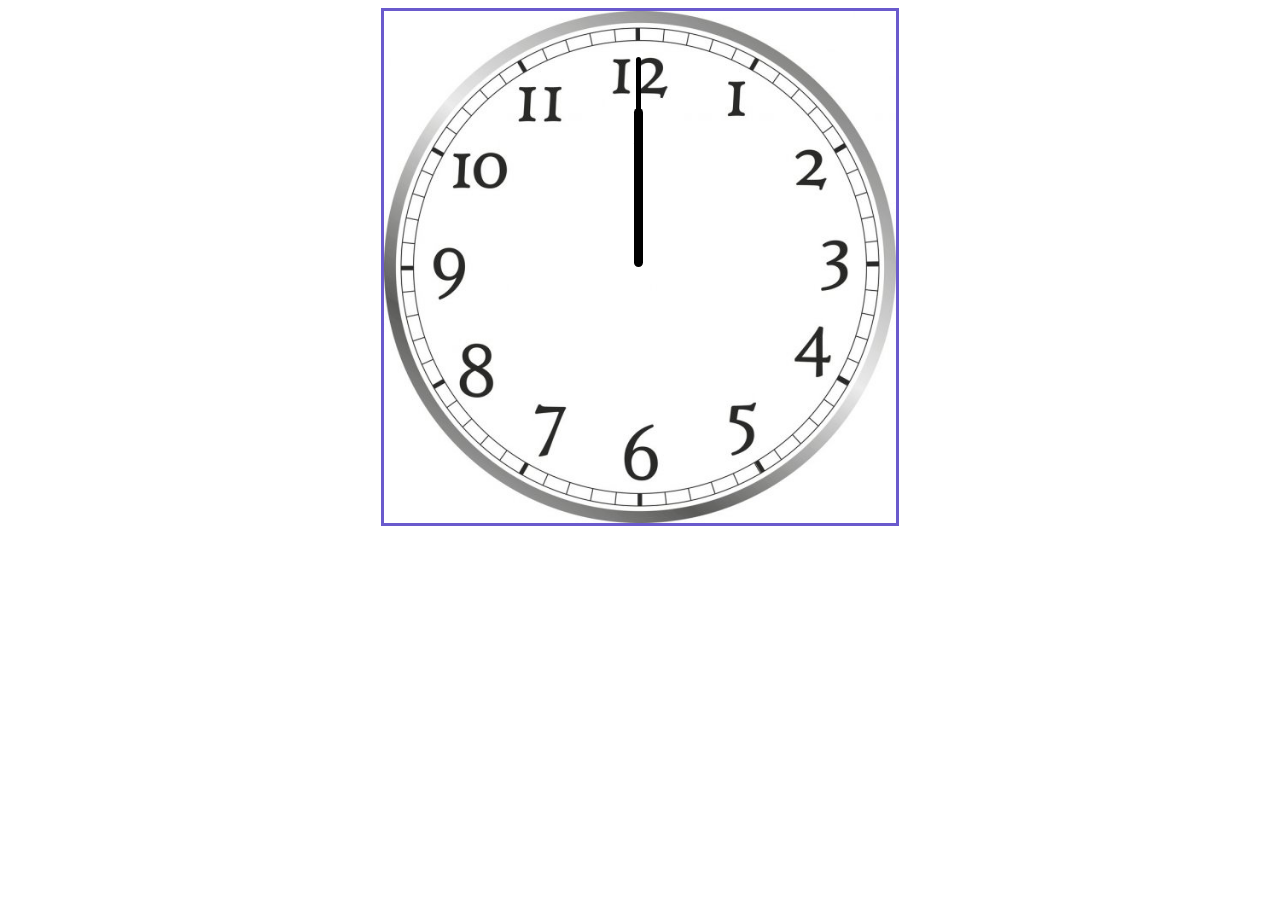
<file: clock/index.html>
<!DOCTYPE html>
<html lang="en">
<head>
    <meta charset="UTF-8">
    <meta http-equiv="X-UA-Compatible" content="IE=edge">
    <meta name="viewport" content="width=device-width, initial-scale=1.0">
    <title>Realtime Clock</title>
    <link rel="stylesheet" href="index.css">
    <script src="index.js"></script>
</head>
<body>
    <div id="clock">
        <div id="hour"></div>
        <div id="minute"></div>
        <div id="second"></div>
    </div>
    
</body>
</html>
</file>
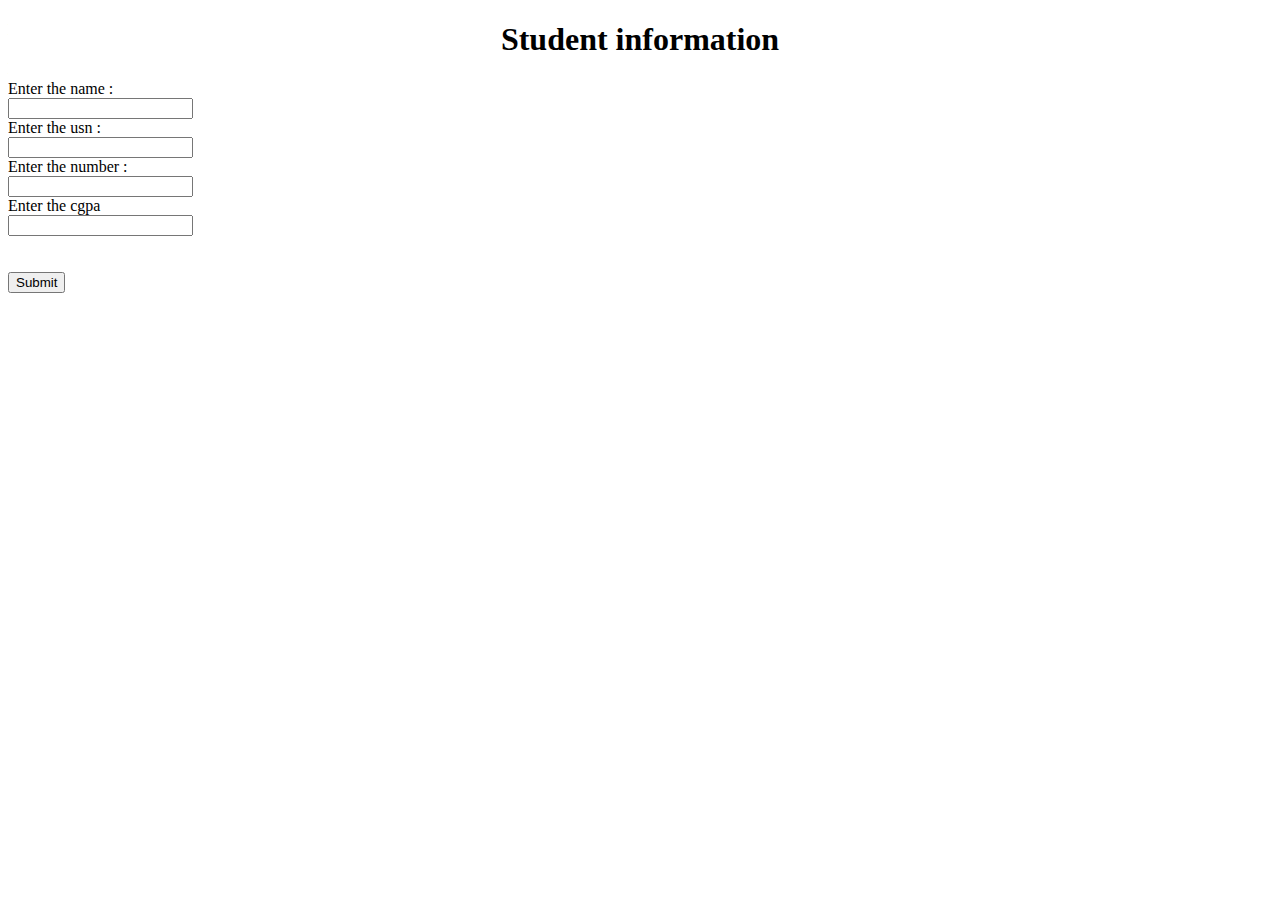
<file: WtLab/index.html>
<!DOCTYPE html>
<html lang="en">
<head>
    <title>Student Database</title>
</head>
<body>
    <h1></h1>
        <label for="name">Enter the name : </label></br>
        <input type="text" id="name"></br>
        <label for="usn">Enter the usn : </label></br>
        <input type="text" id="usn"></br>
        <label for="number">Enter the number : </label></br>
        <input type="text" id="number"></br>
        <label for="cgpa">Enter the cgpa</label></br>
        <input type="text" id="cgpa"></br>
        <br><br>
        <input type="button" value="Submit" onclick="func()">
        <p id="dis"></p>
    <script src="index.js"></script>
</body>
</html>
</file>
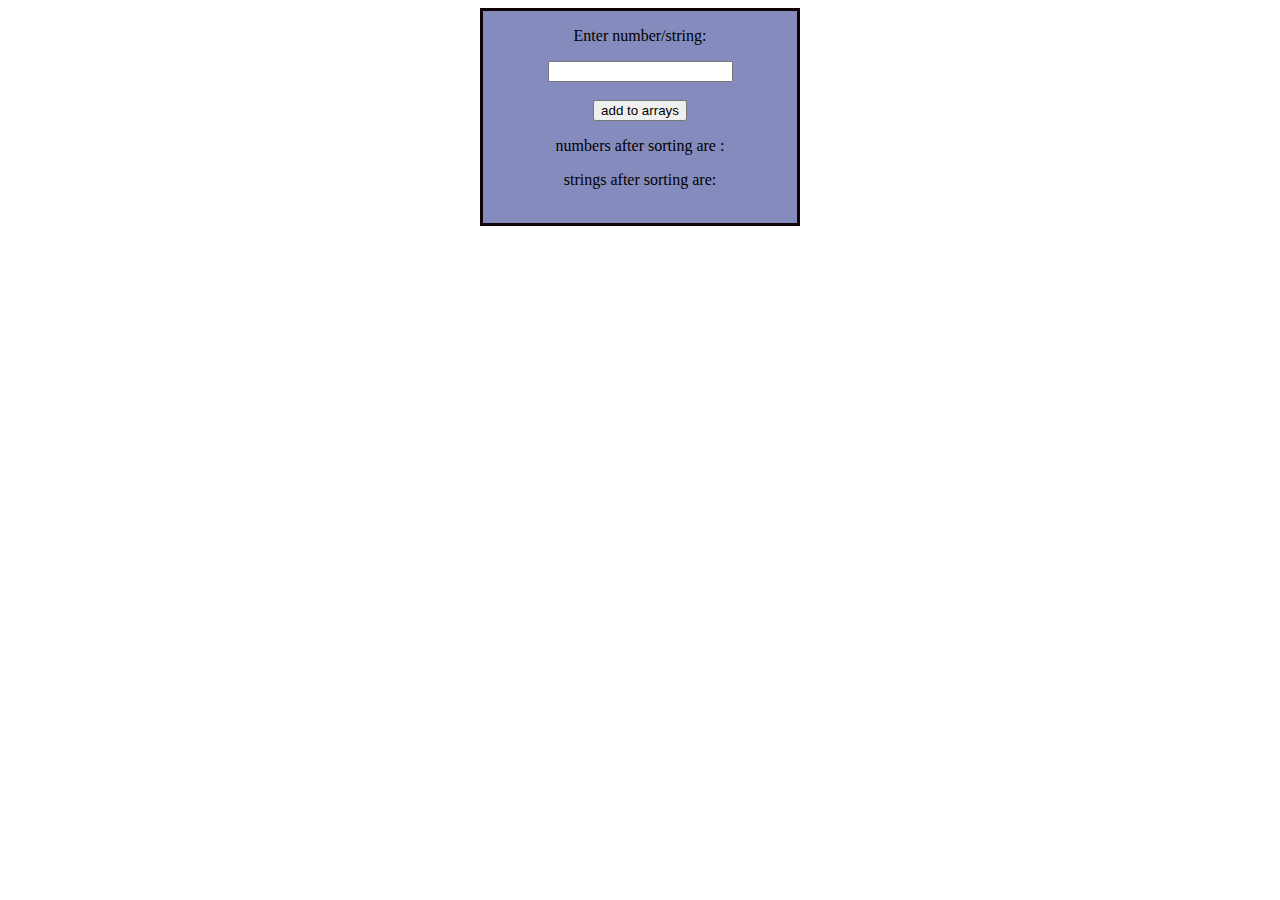
<file: Array_sort/arr.html>
<!DOCTYPE html>
<html>
    <head>
        <script>
            var arr1 = [];
            var arr2 = [];
            function func(){
                var value = document.getElementById("text").value;
                console.log(value);
                var pattern = new RegExp('^[0-9]+$');
                if(pattern.test(value)){
                   console.log("number entered")
                   arr1.push(value);
                   arr1 =arr1.sort();
                   
                }
                else{
                    console.log("string entered")
                    arr2.push(value);
                    arr2 = arr2.sort();
                }
                document.getElementById("numbers").innerHTML =arr1;
                document.getElementById("strings").innerHTML = arr2;            
            }
            function color1(){
                document.getElementById("mouseTarget").style.backgroundColor = 'rgb(216,92,185)';
                mouseTarget.style.border = '5px solid black';
            }
            function color2(){
                document.getElementById("mouseTarget").style.backgroundColor = 'rgb(134, 139, 190)';
                mouseTarget.style.border = '3px solid black';
            }
        </script>
        <style>
            #mouseTarget {
                box-sizing:border-box;
                width:20rem;
                border:3px solid rgb(17, 4, 9);
                background-color: rgb(134, 139, 190);
                margin: auto;                
            }
            
        </style>
    </head>
    <body>
        <div id='mouseTarget' onmouseover="color1()" onmouseout="color2()" >
            <center><p>Enter number/string: </p><input  id="text"><br/><br/>
            <button onclick="func()">add to arrays</button><br/>
            <p>numbers after sorting are : </p>
            <p id="numbers"></p>
            <p>strings after sorting are: </p>
            <p id="strings"></p><br/></center>
        </div>

    </body>
</html>
</file>
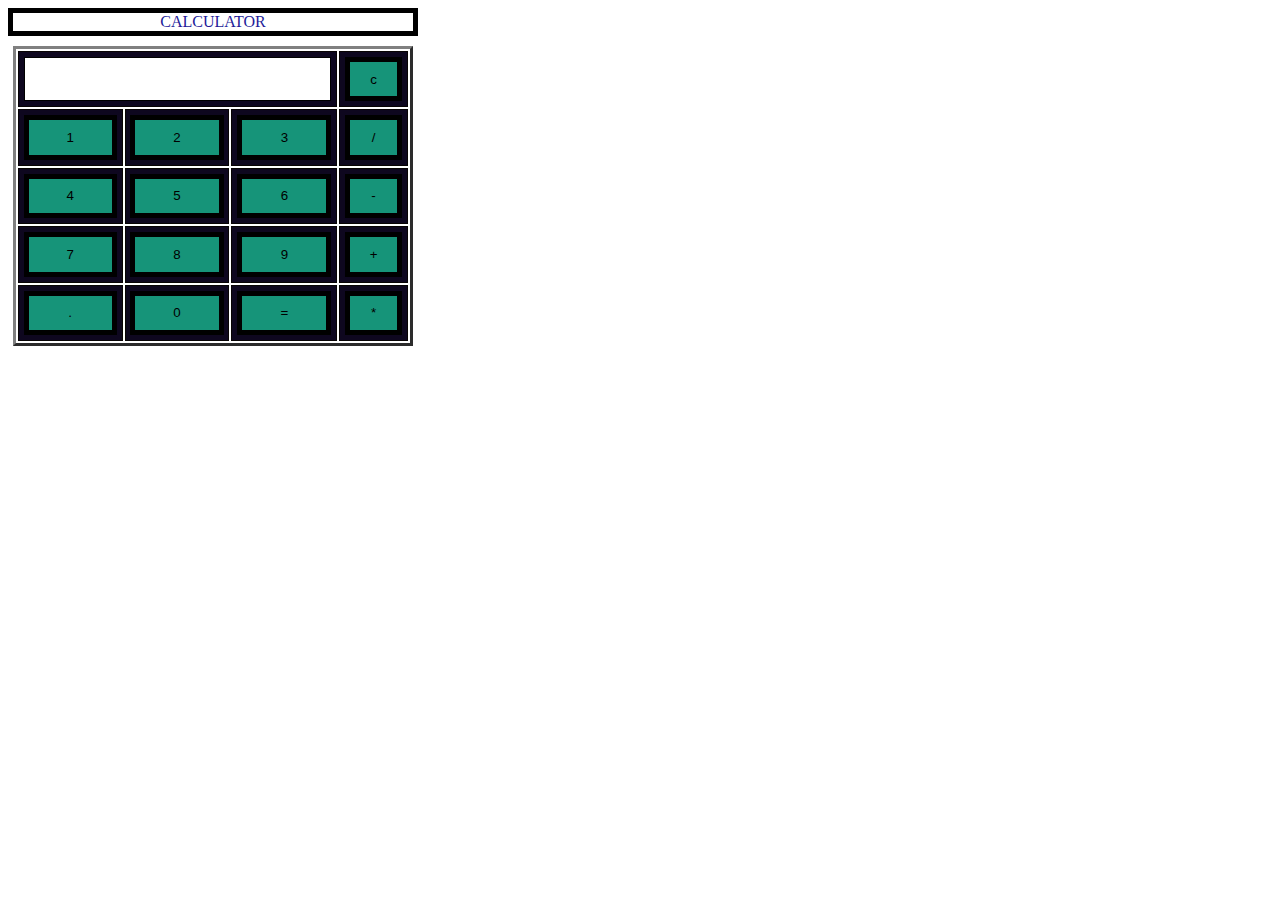
<file: Calculator/calc.html>
<html>
   <head>
      <script>
         function func(val)
         {
             document.getElementById("result").value+=val
         }
           
         function res()
         {
             let x = document.getElementById("result").value
             let y = eval(x)
             document.getElementById("result").value = y
         }
         function clr()
         {
             document.getElementById("result").value = ""
         }
      </script>
      <style>

          
        table {
                margin: .3em;
                width: 400px;
                height: 300px;
              }

        th {
               color:rgb(3, 3, 3);
               padding: .2em;
            }

        td {
               padding-left: .3em;
               padding-right: .3em;
               border: 1.2px solid rgb(8, 4, 4);
               background-color: rgb(14, 7, 31);
            }

      #trHeader {
                color: rgb(3, 2, 2);
                }

      .centerCell {
                 text-align: center;
                  }
         .title{
         margin-bottom: 10px;
         text-align:center;
         width: 400px;
         color:rgb(35, 27, 153);
         border: solid black 5px;
         }
  
         input[type="button"]
         {
         background-color:rgb(22, 148, 121);
         color: black;
         border: solid black 5px;
         width:100%;
         height:85%;
         }
  
         input[type="text"]
         {
         background-color:white;
         border: solid black 1.5px;
         width:100%;
         height:85%;
         }
      </style>
   </head>
   <body >
      <div class = title >CALCULATOR</div>
      <table border="3">
         <tr>
            <td colspan="3"><input type="text" id="result"/></td>
            <td><input type="button" value="c" onclick="clr()"/> </td>
         </tr>
         <tr>
            <td><input type="button" value="1" onclick="func('1')"/> </td>
            <td><input type="button" value="2" onclick="func('2')"/> </td>
            <td><input type="button" value="3" onclick="func('3')"/> </td>
            <td><input type="button" value="/" onclick="func('/')"/> </td>
         </tr>
         <tr>
            <td><input type="button" value="4" onclick="func('4')"/> </td>
            <td><input type="button" value="5" onclick="func('5')"/> </td>
            <td><input type="button" value="6" onclick="func('6')"/> </td>
            <td><input type="button" value="-" onclick="func('-')"/> </td>
         </tr>
         <tr>
            <td><input type="button" value="7" onclick="func('7')"/> </td>
            <td><input type="button" value="8" onclick="func('8')"/> </td>
            <td><input type="button" value="9" onclick="func('9')"/> </td>
            <td><input type="button" value="+" onclick="func('+')"/> </td>
         </tr>
         <tr>
            <td><input type="button" value="." onclick="func('.')"/> </td>
            <td><input type="button" value="0" onclick="func('0')"/> </td>
            <td><input type="button" value="=" onclick="res()"/> </td>
            <td><input type="button" value="*" onclick="func('*')"/> </td>
         </tr>
      </table>
   </body>
</html>
</file>
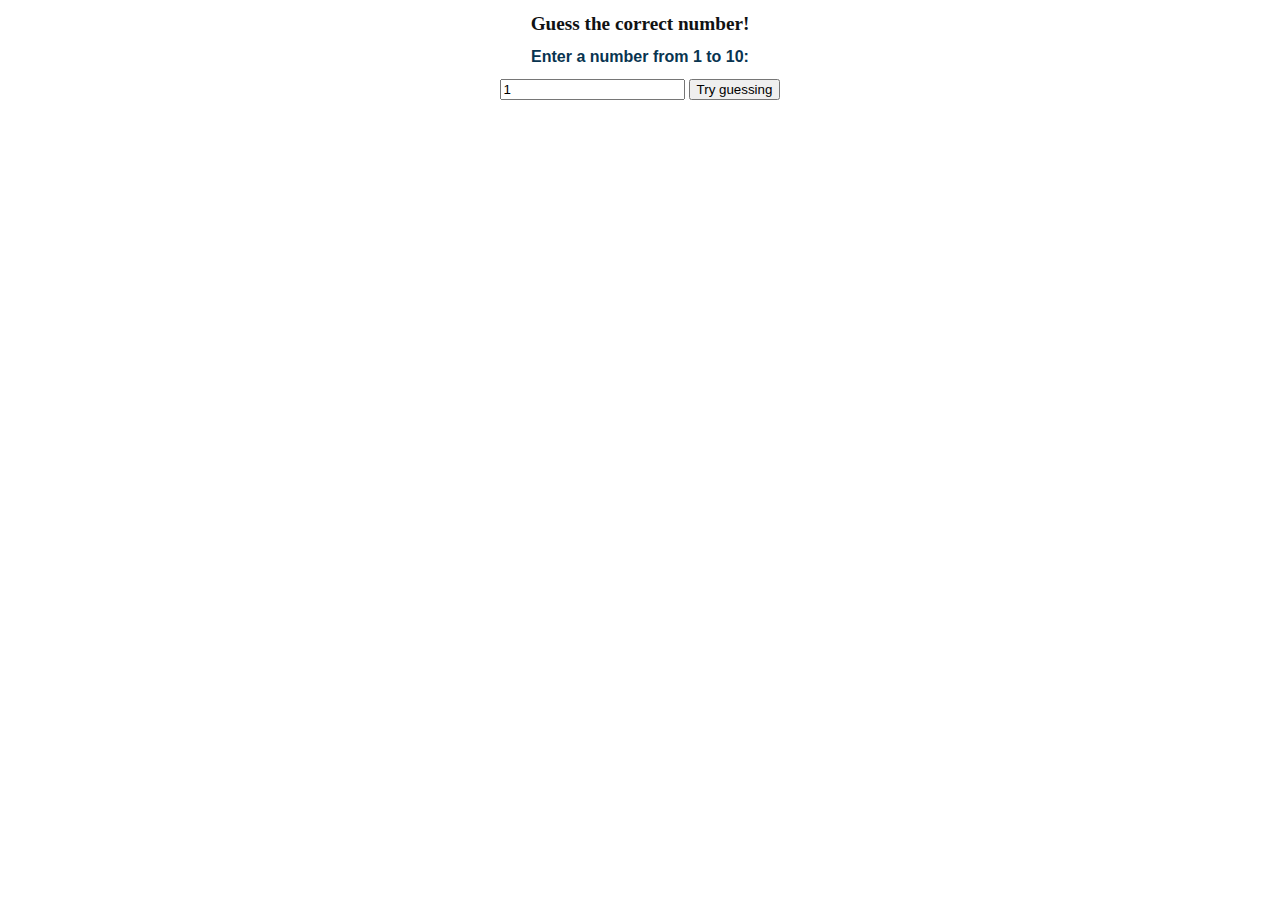
<file: Number_guess/guess.html>
<!DOCTYPE html>
<html>
    <head>
        <style>
            h1{
                font-size:larger;
                font-family:'Lucida Sans', 'Lucida Sans Regular', 'Lucida Grande', 'Lucida Sans Unicode';
                color:rgb(16, 18, 19);
                text-align: center;
            }
            h2{
                font-size:medium;
                font-family:'Franklin Gothic Medium', 'Arial Narrow', Arial, sans-serif;
                color:rgb(8, 52, 80);
                text-align: center;
            }
            form{
                text-align: center;
            }
            p{
                font-size:large;
                font-family:'Segoe UI', Tahoma, Geneva, Verdana, sans-serif
            }
        </style>
        <title>Guess the number</title>
        <script>
            var turn=0;
            var lastturn=3;
            var correct_guess=Math.floor((Math.random() * 10)+ 1);
            function myfunc() {
                var n=document.getElementById("number").value;
                if(turn==lastturn)
                {
                    document.write("Expected number was : "+correct_guess+" .");
                    document.write(" Sorry you're out of guesses.");
                }
                if(n==correct_guess) {
                    alert("correct guess");
                }
                else if(n<correct_guess)
                {
                    alert("Try guessing higher number than "+n);
                    turn++;
                }
                else 
                {
                    alert("Try guessing lower number than "+n);
                    turn++;
                }
            }
        </script>
    </head>
    <body>
        <h1>Guess the correct number!</h1>
        <h2> Enter a number from 1 to 10:</h2>
        <form>
            <input type="number" id="number" name="number" value="1">
            <input type="button" onclick="myfunc()" value="Try guessing">
        </form>
    </body>
</html>
</file>
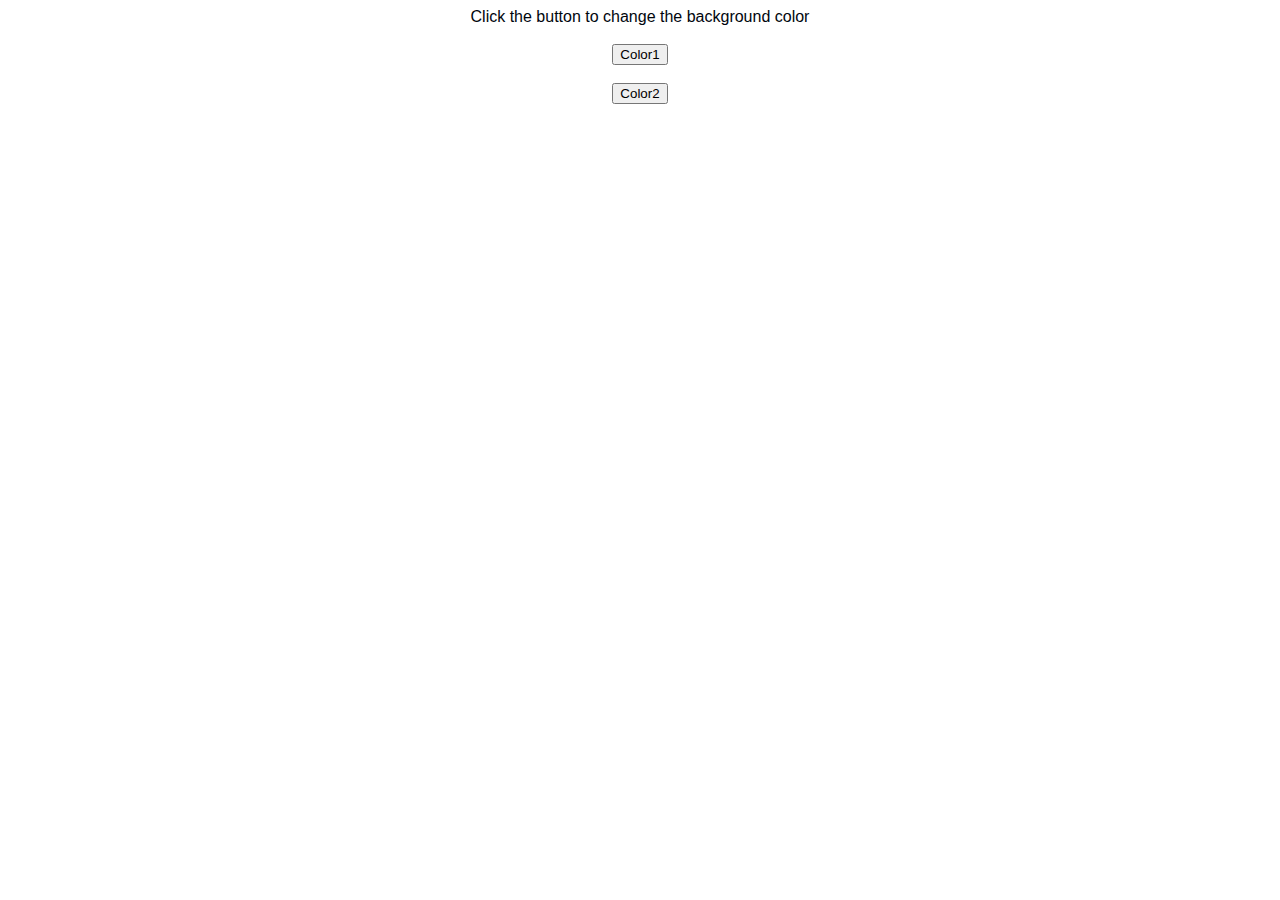
<file: Number_Selector/qs.html>
<!DOCTYPE html>
<html lang="en">
<head>
    <meta charset="UTF-8">
    <meta http-equiv="X-UA-Compatible" content="IE=edge">
    <meta name="viewport" content="width=device-width, initial-scale=1.0">
    <title>QUERY SELECTOR</title>
    <style >
        button{
            margin:10px;
            margin: auto;
        }
        h1{
            margin: auto;
            font-weight: 500;
            font:1em;
            font-family: 'Lucida Sans', 'Lucida Sans Regular', 'Lucida Grande', 'Lucida Sans Unicode', Geneva, Verdana, sans-serif;
            color: rgb(1, 6, 14);
            font-size:initial;
        }
    </style>
</head>
<body>
    <center><b><h1>Click the button to change the background color</h1></b>
    </br><button class="btn">Color1</button>
    </br></br><button class ="btn">Color2</button></br></br></center>
    <script>
        const btn=document.querySelectorAll('button');
        function random(number)
        {
            return Math.floor(Math.random()*number);
        }
        function bgChange()
        {
            const col='rgb(' + random(255) + ',' + random(255) + ',' + random(255) +')';
            document.body.style.backgroundColor =  col;
        }
        for( var i = 0;i<btn.length;i++)
        {
            btn[i].onblur = bgChange;
        }
   </script>
</body>
</html>
</file>
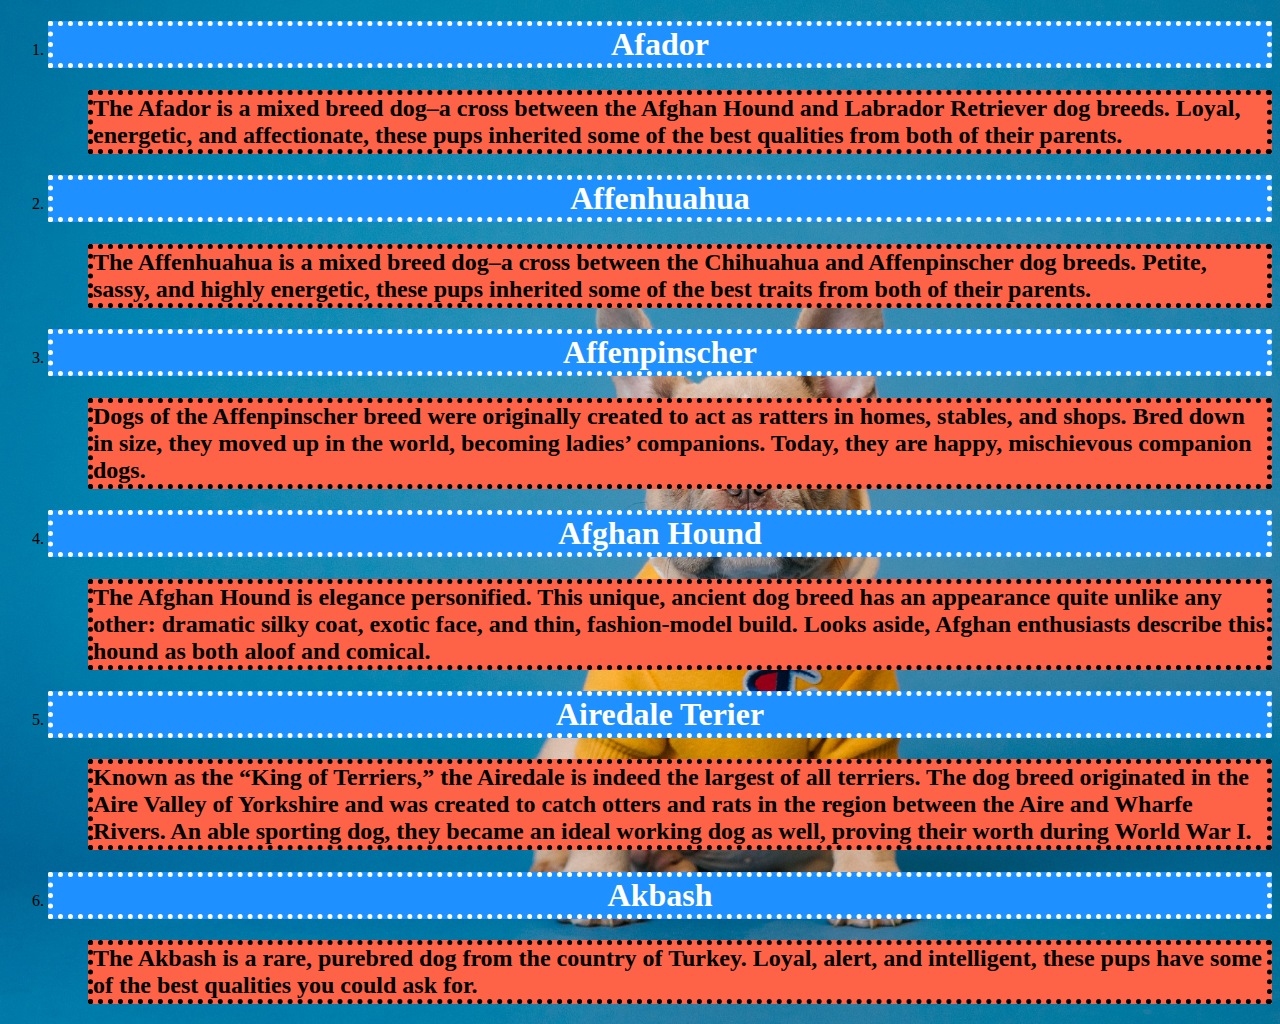
<file: Offline Lab/breeds.html>
<!DOCTYPE html>
<html lang="en">
  <head>
    <meta charset="UTF-8" />
    <meta http-equiv="X-UA-Compatible" content="IE=edge" />
    <meta name="viewport" content="width=device-width, initial-scale=1.0" />
    <title>Breeds</title>
    <style>
      body {
        background-image: url("dog_wallpaper.jpg");
        background-size: cover;
      }

      h1 {
        color: white;
        text-align: center;
      }

      p {
        font-family: verdana;
        font-size: 20px;
      }
    </style>
  </head>
  <body>
    <ol>
      <li>
        <h1
          style="
            background-color: dodgerblue;
            border-style: dotted;
            border-width: thick;
          "
        >
          Afador
        </h1>
      </li>
      <ul>
        <h2
          style="
            background-color: Tomato;
            border-style: dotted;
            border-width: thick;
          "
        >
          The Afador is a mixed breed dog–a cross between the Afghan Hound and
          Labrador Retriever dog breeds. Loyal, energetic, and affectionate,
          these pups inherited some of the best qualities from both of their
          parents.
        </h2>
      </ul>
      <li>
        <h1
          style="
            background-color: dodgerblue;
            border-style: dotted;
            border-width: thick;
          "
        >
          Affenhuahua
        </h1>
      </li>
      <ul>
        <h2
          style="
            background-color: Tomato;
            border-style: dotted;
            border-width: thick;
          "
        >
          The Affenhuahua is a mixed breed dog–a cross between the Chihuahua and
          Affenpinscher dog breeds. Petite, sassy, and highly energetic, these
          pups inherited some of the best traits from both of their parents.
        </h2>
      </ul>
      <li>
        <h1
          style="
            background-color: dodgerblue;
            border-style: dotted;
            border-width: thick;
          "
        >
          Affenpinscher
        </h1>
      </li>
      <ul>
        <h2
          style="
            background-color: Tomato;
            border-style: dotted;
            border-width: thick;
          "
        >
          Dogs of the Affenpinscher breed were originally created to act as
          ratters in homes, stables, and shops. Bred down in size, they moved up
          in the world, becoming ladies’ companions. Today, they are happy,
          mischievous companion dogs.
        </h2>
      </ul>
      <li>
        <h1
          style="
            background-color: dodgerblue;
            border-style: dotted;
            border-width: thick;
          "
        >
          Afghan Hound
        </h1>
      </li>
      <ul>
        <h2
          style="
            background-color: Tomato;
            border-style: dotted;
            border-width: thick;
          "
        >
          The Afghan Hound is elegance personified. This unique, ancient dog
          breed has an appearance quite unlike any other: dramatic silky coat,
          exotic face, and thin, fashion-model build. Looks aside, Afghan
          enthusiasts describe this hound as both aloof and comical.
        </h2>
      </ul>
      <li>
        <h1
          style="
            background-color: dodgerblue;
            border-style: dotted;
            border-width: thick;
          "
        >
          Airedale Terier
        </h1>
      </li>
      <ul>
        <h2
          style="
            background-color: Tomato;
            border-style: dotted;
            border-width: thick;
          "
        >
          Known as the “King of Terriers,” the Airedale is indeed the largest of
          all terriers. The dog breed originated in the Aire Valley of Yorkshire
          and was created to catch otters and rats in the region between the
          Aire and Wharfe Rivers. An able sporting dog, they became an ideal
          working dog as well, proving their worth during World War I.
        </h2>
      </ul>
      <li>
        <h1
          style="
            background-color: dodgerblue;
            border-style: dotted;
            border-width: thick;
          "
        >
          Akbash
        </h1>
      </li>
      <ul>
        <h2
          style="
            background-color: Tomato;
            border-style: dotted;
            border-width: thick;
          "
        >
          The Akbash is a rare, purebred dog from the country of Turkey. Loyal,
          alert, and intelligent, these pups have some of the best qualities you
          could ask for.
        </h2>
      </ul>
    </ol>
  </body>
</html>
</file>
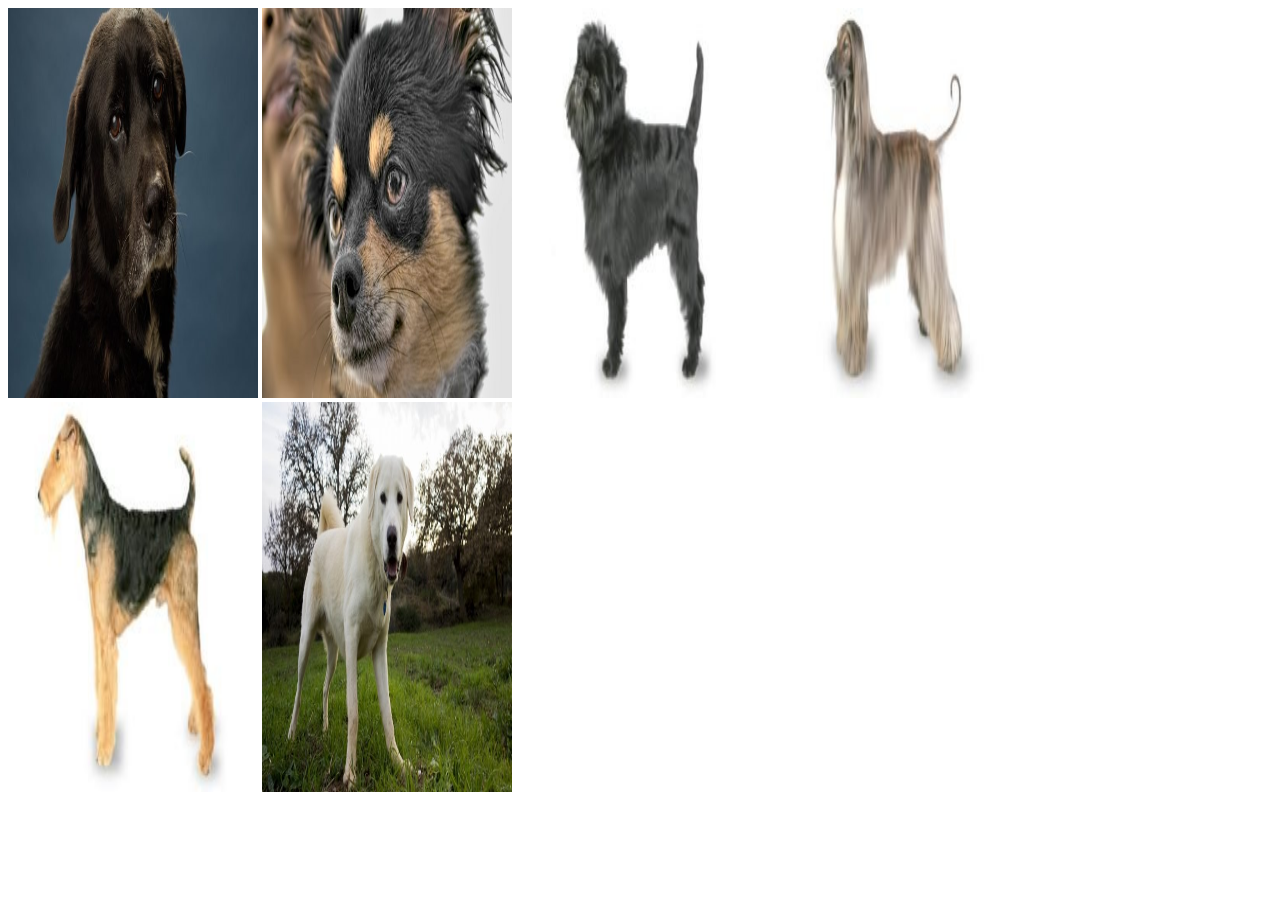
<file: Offline Lab/dogs.html>
<!DOCTYPE html>
<html lang="en">
  <head>
    <meta charset="UTF-8" />
    <meta http-equiv="X-UA-Compatible" content="IE=edge" />
    <meta name="viewport" content="width=device-width, initial-scale=1.0" />
    <title>Dogs pictures</title>
  </head>
  <body>
    <img src="dog1.jpg" alt="Dog" width="250" height="390" />
    <img src="dog2.jpg" alt="Dog" width="250" height="390" />
    <img src="dog3.jpg" alt="Dog" width="250" height="390" />
    <img src="dog4.jpg" alt="Dog" width="250" height="390" />
    <img src="dog5.jpg" alt="Dog" width="250" height="390" />
    <img src="dog6.jpg" alt="Dog" width="250" height="390" />
  </body>
</html>
</file>
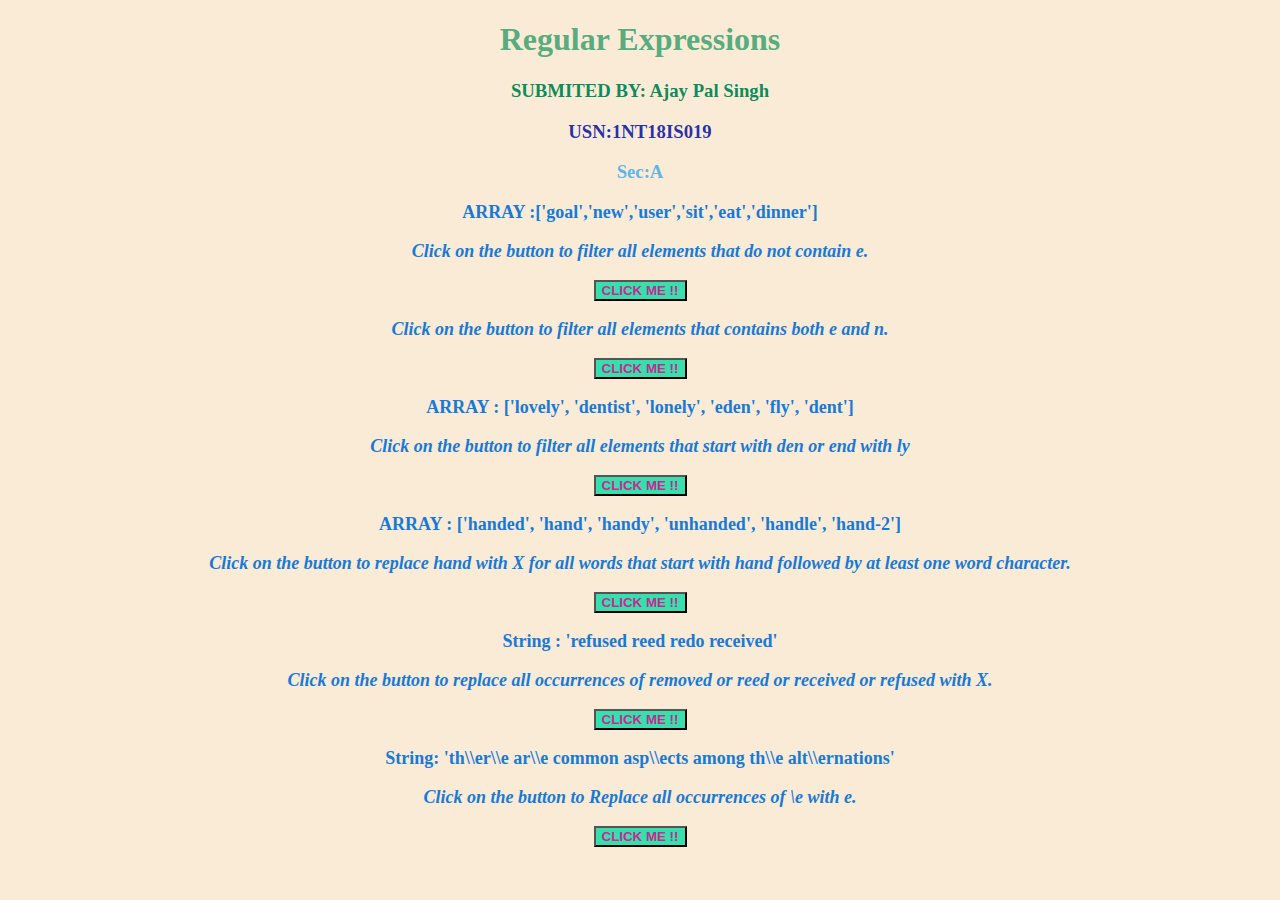
<file: Tutorial/regexp.html>
<!DOCTYPE html>
<html>
<head>
<meta charset="UTF-8">
<meta http-equiv="X-UA-Compatible" content="IE=edge">
<meta name="viewport" content="width=device-width, initial-scale=1.0">

<body>
<style>
    body {
        background-color: antiquewhite ;
        background-size: 1500px 800px
    }
    p {
        color:rgb(24, 122, 214);
        font-family:Georgia, 'Times New Roman', Times, serif ;
        font-size: large;
    }
    button{
        background-color: rgb(55, 223, 172);
        color: rgb(201, 41, 148);
    }
    h1{
        font-family: Georgia, 'Times New Roman', Times, serif ;
    }
</style>    
<center><h1 style="color:rgba(53, 158, 106, 0.836);">Regular Expressions</h1> 
    
<center><h3 style="color:rgba(7, 136, 86, 0.979);">  SUBMITED BY: Ajay Pal Singh </h3>       
    <center><h3 style="color:rgba(35, 43, 168, 0.979);">  USN:1NT18IS019  </h3>
        <center><h3 style="color:rgba(94, 179, 228, 0.979);">  Sec:A  </h3>

<center><p><b>ARRAY :['goal','new','user','sit','eat','dinner']</b></p>
<p><b><I>Click on the button to filter all elements that do not contain e.</I></b></p>

<b><button onclick="Func1()"><b>CLICK ME !!</b></button>

<p id="p1"></p>

<p><b><I>Click on the button to filter all elements that contains both e and n.</I></b></p>

<button onclick="Func2()"><b>CLICK ME !!</b></button>

<p id="p2"></p>
<p><b>ARRAY : ['lovely', 'dentist', 'lonely', 'eden', 'fly', 'dent']</b></p>

<p><b><I>Click on the button to filter all elements that start with den or end with ly</I></b></p>

<button onclick="Func3()"><b>CLICK ME !!</b></button>

<p id="p3"></p>

<p><b>ARRAY : ['handed', 'hand', 'handy', 'unhanded', 'handle', 'hand-2']</b></p>

<p><b><I>Click on the button to replace hand with X for all words that start with hand followed by at least one word character.</I></b></p>

<button onclick="Func4()"><b>CLICK ME !!</b></button>

<p id="p4"></p>

<p><b>String : 'refused reed redo received'</b></p>

<p><b><I>Click on the button to replace all occurrences of removed or reed or received or refused with X.</I></b></p>

<button onclick="Func5()"><b>CLICK ME !!</b></button>

<p id="p5"></p>

<p><b>String: 'th\\er\\e ar\\e common asp\\ects among th\\e alt\\ernations'</b> </p>

<p><b><I>Click on the button to Replace all occurrences of \e with e.</I></b></p>

<button onclick="Func6()"><b>CLICK ME !!</b></button>

<p id="p6"></p></center>

<script>

function Func1() {
    let activity = ['goal','new','user','sit','eat','dinner'];
    const patt = new RegExp("e");
    document.getElementById("p1").innerHTML = activity.filter(activity => !patt.test(activity));
}

function Func2() {
    let activity = ['goal','new','user','sit','eat','dinner'];
    const pat1 = /e/;
    const pat2 = /n/;
    document.getElementById("p2").innerHTML = activity.filter(activity => pat1.test(activity)&&pat2.test(activity));
}

function Func3()
{
    items = ['lovely', 'dentist', 'lonely', 'eden', 'fly', 'dent']
    const pat1 = /^den/;
    const pat2 = /ly$/;
    document.getElementById("p3").innerHTML = items.filter(item => pat1.test(item)||pat2.test(item));
}

function Func4()
{
    items = ['handed', 'hand', 'handy', 'unhanded', 'handle', 'hand-2']
    const pat1 = /^hand[a-zA-Z]+/;
    document.getElementById("p4").innerHTML = items.map(item =>
    {
    if(pat1.test(item))
    return item.replace("hand",'x');
    else
    return item;
    })
}

function Func5()
{
    let str= "refused reed redo received"
    const pat=/removed|reed|refused|received/gi;
      let newstr=str.replace(pat,"X");
      document.getElementById("p5").innerHTML = newstr;
}

function Func6()
{
    let str= "th\\er\\e ar\\e common asp\\ects among th\\e alt\\ernations";
       let pat=/\\e/gi;
      let newstr=str.replace(pat,"e");
      document.getElementById("p6").innerHTML = newstr;
}
</script>
</head>
</body>
</html>
</file>
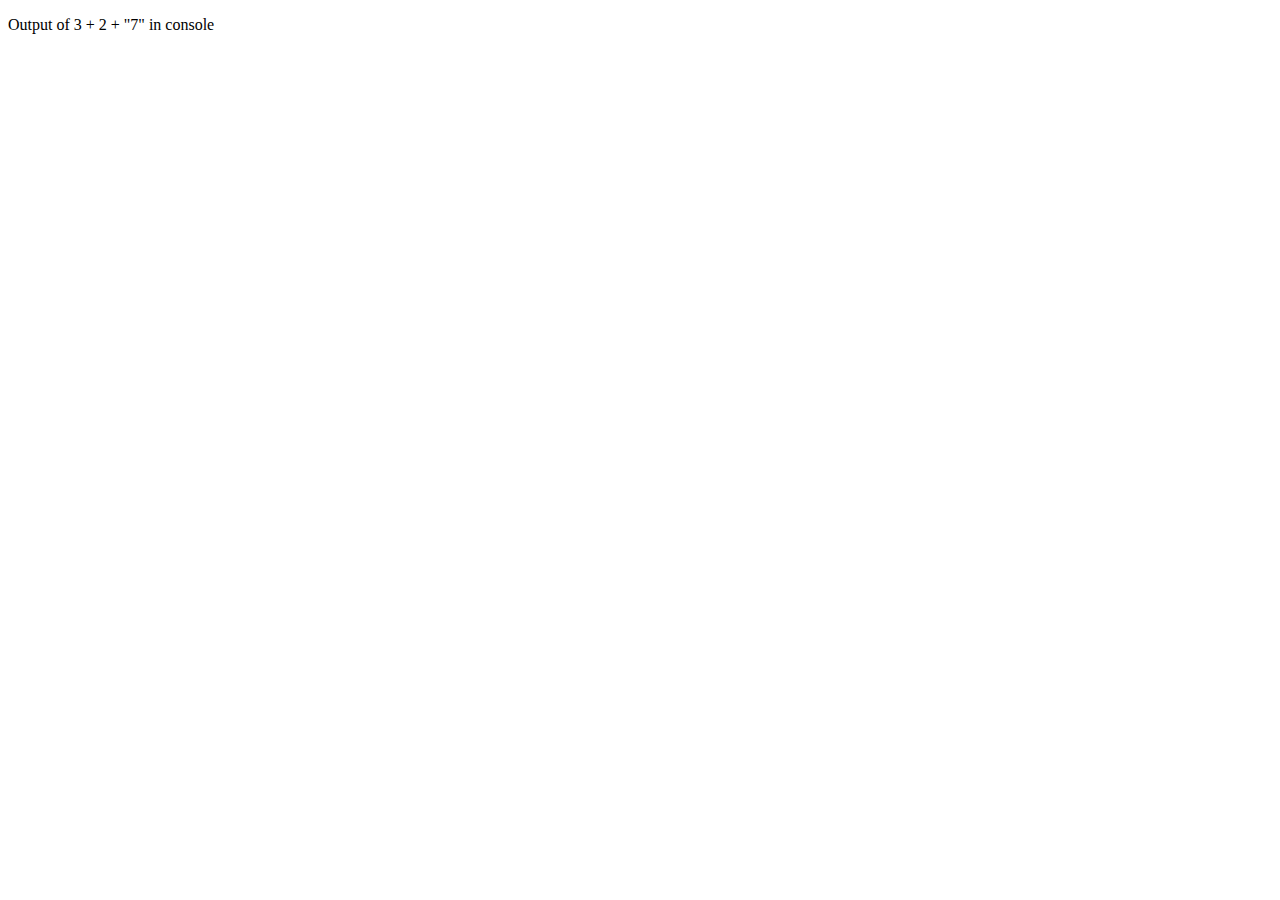
<file: WtLab/wt1.html>
<!DOCTYPE html>
<html lang="en">
<head>
 <meta charset="UTF-8">
 <meta http-equiv="X-UACompatible" content="IE=edge">
 <meta name="viewport" content="width=devicewidth, initial-scale=1.0">
 <title>Document</title>
</head>
<body>
    <p>Output of  3 + 2 + "7" in console</p>
 <script src="wt2.js"></script>
</body>
</html>
</file>
<file: clock/index.css>
#clock{
    position: relative;
    width:40vw;
    height:40vw;
    border: slateblue solid;
    background-image: url(clock.jpg);
    background-repeat: no-repeat;
    background-size:100%;
    margin:auto;
}
#hour, #minute, #second{
    position:absolute;
    background: black;
    border-radius: 10px;
    transform-origin: bottom;
}
#hour{
    width: 1.8%;
    height: 25%;
    left: 48.85%;
    top: 25%;
}
#minute{
    width: 1.6%;
    height: 30%;
    left: 48.9%;
    top: 19%;
}
#second{
    width: 1%;
    height: 40%;
    left: 49.25%;
    top: 9%;
}
</file>
